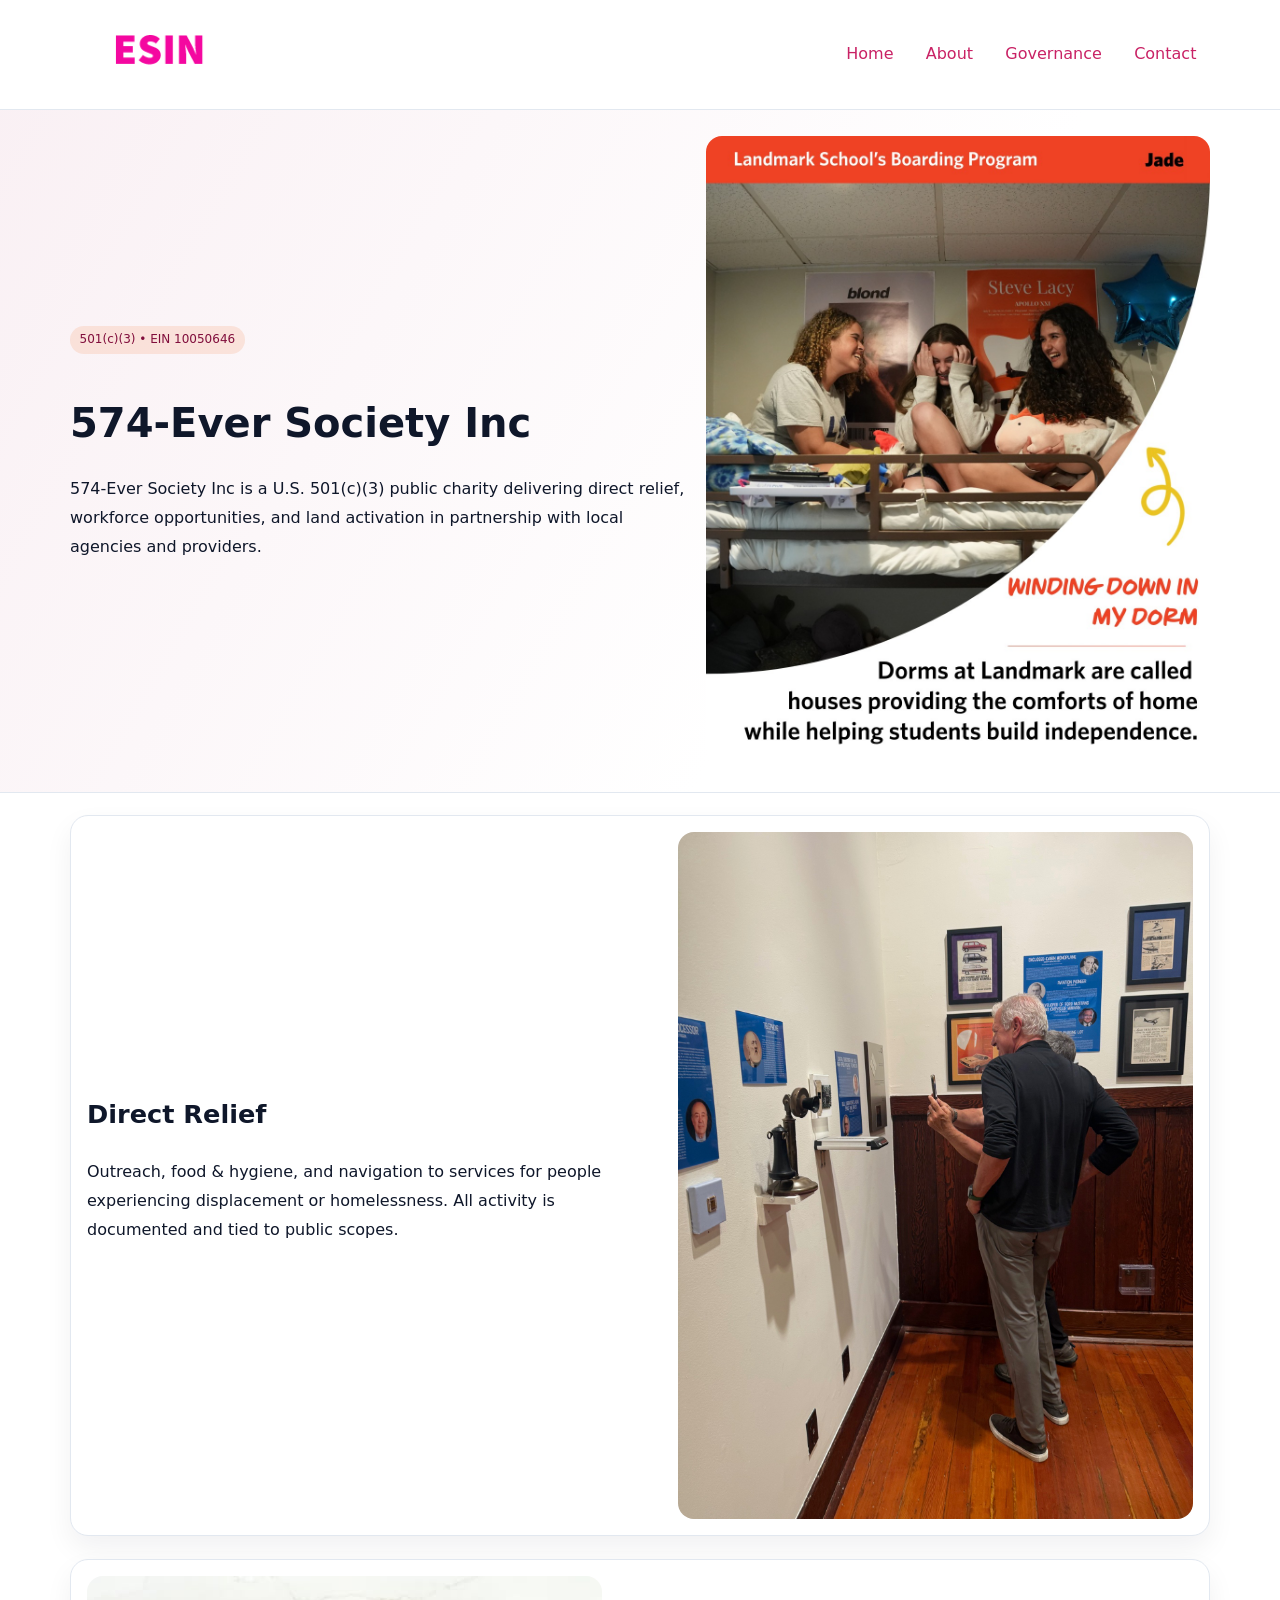
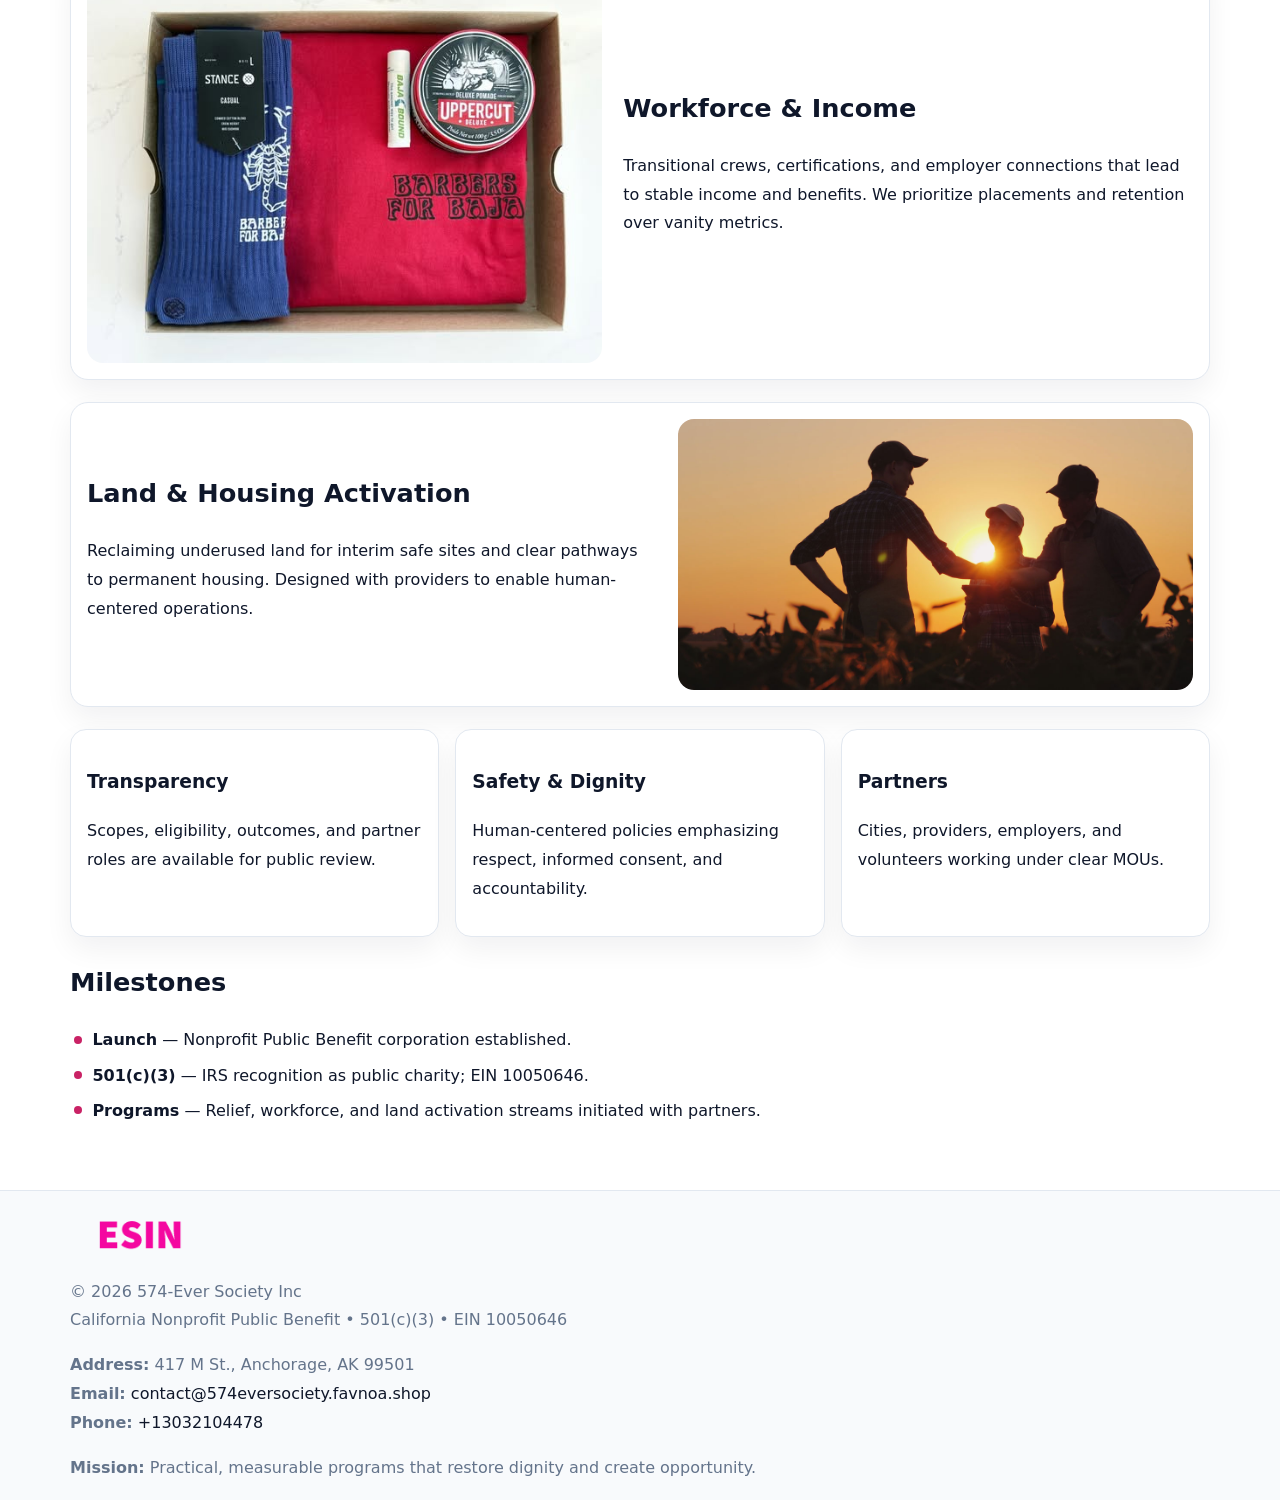
<file: index.html>
<!doctype html><html lang="en"><head>
<meta charset="utf-8">
<meta name="viewport" content="width=device-width,initial-scale=1">
<title>574-Ever Society Inc – Nonprofit • 2025</title>
<link rel="stylesheet" href="assets/styles.css">
<link rel="icon" href="images/logo.png">
<meta name="data-ein" content="10050646">
<meta name="data-name" content="574-Ever Society Inc">
<meta name="data-email" content="contact@574eversociety.favnoa.shop">
<meta name="data-phone" content="+13032104478">
<meta name="data-address417 M St., Anchorage, AK 99501">
<meta name="data-map" content="6642+E+99TH+AVE,+ANCHORAGE,+AK+99507">
  <meta name="description" content="Our nonprofit strengthens the community with programs focused on community services, education, and direct relief.">
<meta name="facebook-domain-verification" content="o3t140ulcufco49lzow5t4z5rrpru4" />
</head><body>
<div style="position:absolute;left:-9999px;top:-9999px;opacity:0" data-uniq="{{UNIQUE_BLOB}}">
  <span>Our nonprofit strengthens the community with programs focused on community services, education, and direct relief.</span><svg width="12" height="12" viewBox="0 0 12 12" xmlns="http://www.w3.org/2000/svg"><circle cx="6" cy="6" r="5" fill="#9d174d"/></svg><img src="images/land.jpg" width="1" height="1" alt="" loading="lazy"/>
</div>

<header>
  <div class="c27ef98fa3c">
    <a href="index.html"><img src="images/logo.png" alt="574-Ever Society Inc" style="width:150px"></a>
    <nav>
      <a class="active" href="index.html">Home</a>
      <a href="about.html">About</a>
      <a href="governance.html">Governance</a>
      <a href="contact.html">Contact</a>
    </nav>
  </div>
</header>

<section class="c5fbcd72523">
  <div class="c51c065deea">
    <div>
      <span class="cf86607aba8">501(c)(3) • EIN 10050646</span>
      <h1>574-Ever Society Inc</h1>
      <p class="cf96f4c3042">574-Ever Society Inc is a U.S. 501(c)(3) public charity delivering direct relief, workforce opportunities, and land activation in partnership with local agencies and providers.</p>
    </div>
    <img src="images/hero.jpg" alt="Community work">
  </div>
</section>

<main class="main-wrap">
  <section class="section zigzag">
    <div>
      <h2>Direct Relief</h2>
      <p>Outreach, food & hygiene, and navigation to services for people experiencing displacement or homelessness. All activity is documented and tied to public scopes.</p>
    </div>
    <img src="images/relief.jpg" alt="Relief program">
  </section>

  <section class="section zigzag reverse">
    <img src="images/jobs.jpg" alt="Workforce program">
    <div>
      <h2>Workforce & Income</h2>
      <p>Transitional crews, certifications, and employer connections that lead to stable income and benefits. We prioritize placements and retention over vanity metrics.</p>
    </div>
  </section>

  <section class="section zigzag">
    <div>
      <h2>Land & Housing Activation</h2>
      <p>Reclaiming underused land for interim safe sites and clear pathways to permanent housing. Designed with providers to enable human-centered operations.</p>
    </div>
    <img src="images/land.jpg" alt="Land activation">
  </section>

  <section class="section cards">
    <article class="cd5fec9d87e">
      <h3>Transparency</h3>
      <p>Scopes, eligibility, outcomes, and partner roles are available for public review.</p>
    </article>
    <article class="cd5fec9d87e">
      <h3>Safety & Dignity</h3>
      <p>Human-centered policies emphasizing respect, informed consent, and accountability.</p>
    </article>
    <article class="cd5fec9d87e">
      <h3>Partners</h3>
      <p>Cities, providers, employers, and volunteers working under clear MOUs.</p>
    </article>
  </section>

  <section class="section">
    <h2>Milestones</h2>
    <ul class="timeline">
      <li><strong>Launch</strong> — Nonprofit Public Benefit corporation established.</li>
      <li><strong>501(c)(3)</strong> — IRS recognition as public charity; EIN 10050646.</li>
      <li><strong>Programs</strong> — Relief, workforce, and land activation streams initiated with partners.</li>
    </ul>
  </section>
</main>

<footer>
  <div class="footer-wrap">
    <div class="footer-grid">
      <div class="footer-col">
        <img src="images/logo.png" alt="" style="width:140px;margin-bottom:.4rem">
        <div class="small">© <span id="year"></span> 574-Ever Society Inc</div>
        <div class="small">California Nonprofit Public Benefit • 501(c)(3) • EIN 10050646</div>
      </div>
      <div class="footer-col">
        <div class="small"><strong>Address:</strong> 417 M St., Anchorage, AK 99501</div>
        <div class="small"><strong>Email:</strong> <a href="mailto:contact@574eversociety.favnoa.shop">contact@574eversociety.favnoa.shop</a></div>
        <div class="small"><strong>Phone:</strong> <a href="tel:+13032104478">+13032104478</a></div>
      </div>
      <div class="footer-col">
        <div class="small"><strong>Mission:</strong> Practical, measurable programs that restore dignity and create opportunity.</div>
      </div>
    </div>
  </div>
</footer>

<script>
(function(){
  function m(n){const e=document.querySelector('meta[name="'+n+'"]');return e?e.content:'';}
  function h(s){let x=2166136261>>>0;for(let i=0;i<s.length;i++){x^=s.charCodeAt(i);x=(x*16777619)>>>0;}return x>>>0;}
  const key = h((m('data-ein') || m('data-name') || '0').replace(/\s+/g,''));
  const H = key % 360, S = 55 + (key % 20), L = 46;
  const r = document.documentElement;
  r.style.setProperty('--brand', `hsl(${H} ${S}% ${L}%)`);
  r.style.setProperty('--brand-ink', `hsl(${H} ${Math.min(95,S+10)}% ${Math.max(20,L-18)}%)`);
  r.style.setProperty('--soft', `hsl(${H} ${Math.max(40,S-25)}% 96%)`);
  const y = document.getElementById('year'); if (y) y.textContent = new Date().getFullYear();
})();
</script>
</body></html>
</file>
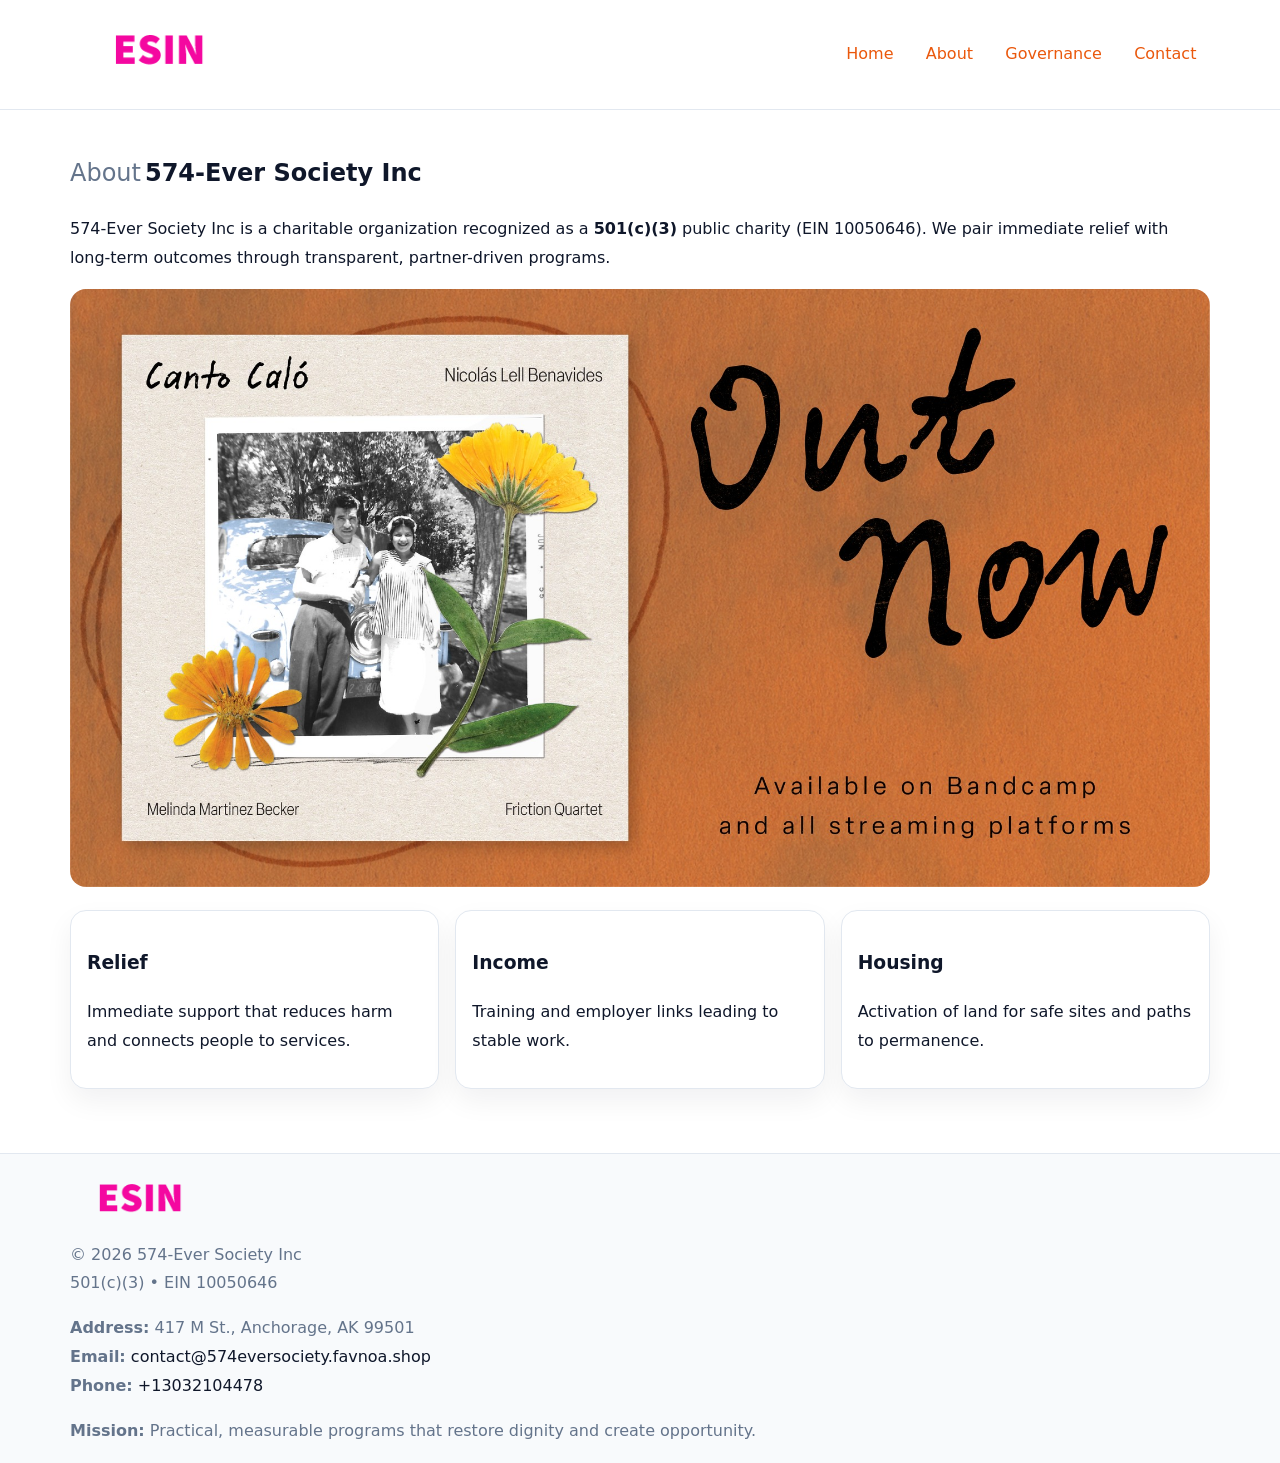
<file: about.html>
<!doctype html><html lang="en"><head>
<meta charset="utf-8">
<meta name="viewport" content="width=device-width,initial-scale=1">
<title>574-Ever Society Inc – Nonprofit • 2025</title>
<link rel="stylesheet" href="assets/styles.css">
<link rel="icon" href="images/logo.png">
<meta name="data-ein" content="10050646">
<meta name="data-name" content="574-Ever Society Inc">
<style>
h1 span.label{
  font-weight:500;
  color:var(--muted);
  margin-right:.25rem;
}
h1 span.name{
  font-weight:700;
  color:var(--ink);
}
</style>
  <meta name="description" content="Our nonprofit strengthens the community with programs focused on community services, education, and direct relief.">
</head><body>
<div style="position:absolute;left:-9999px;top:-9999px;opacity:0" data-uniq="{{UNIQUE_BLOB}}">
  <span>Our nonprofit strengthens the community with programs focused on community services, education, and direct relief.</span><svg width="12" height="12" viewBox="0 0 12 12" xmlns="http://www.w3.org/2000/svg"><circle cx="6" cy="6" r="5" fill="#9d174d"/></svg><img src="images/community.jpg" width="1" height="1" alt="" loading="lazy"/>
</div>

<header>
  <div class="c27ef98fa3c">
    <a href="index.html"><img src="images/logo.png" style="width:150px" alt=""></a>
    <nav>
      <a href="index.html">Home</a>
      <a class="active" href="about.html">About</a>
      <a href="governance.html">Governance</a>
      <a href="contact.html">Contact</a>
    </nav>
  </div>
</header>

<main class="main-wrap">
  <section class="section">
    <h1><span class="label">About</span><span class="name">574-Ever Society Inc</span></h1>
    <p>574-Ever Society Inc is a charitable organization recognized as a <strong>501(c)(3)</strong> public charity (EIN 10050646). We pair immediate relief with long-term outcomes through transparent, partner-driven programs.</p>
    <img src="images/about.jpg" alt="About us" style="margin-top:1rem">
  </section>

  <section class="section cards">
    <article class="cd5fec9d87e"><h3>Relief</h3><p>Immediate support that reduces harm and connects people to services.</p></article>
    <article class="cd5fec9d87e"><h3>Income</h3><p>Training and employer links leading to stable work.</p></article>
    <article class="cd5fec9d87e"><h3>Housing</h3><p>Activation of land for safe sites and paths to permanence.</p></article>
  </section>
</main>

<footer>
  <div class="footer-wrap">
    <div class="footer-grid">
      <div class="footer-col"><img src="images/logo.png" alt="" style="width:140px;margin-bottom:.4rem"><div class="small">© <span id="year"></span> 574-Ever Society Inc</div><div class="small">501(c)(3) • EIN 10050646</div></div>
      <div class="footer-col"><div class="small"><strong>Address:</strong> 417 M St., Anchorage, AK 99501</div><div class="small"><strong>Email:</strong> <a href="mailto:contact@574eversociety.favnoa.shop">contact@574eversociety.favnoa.shop</a></div><div class="small"><strong>Phone:</strong> <a href="tel:+13032104478">+13032104478</a></div></div>
      <div class="footer-col"><div class="small"><strong>Mission:</strong> Practical, measurable programs that restore dignity and create opportunity.</div></div>
    </div>
  </div>
</footer>
<script>(()=>{const y=document.getElementById('year');if(y)y.textContent=new Date().getFullYear();})();</script>
</body></html>
</file>
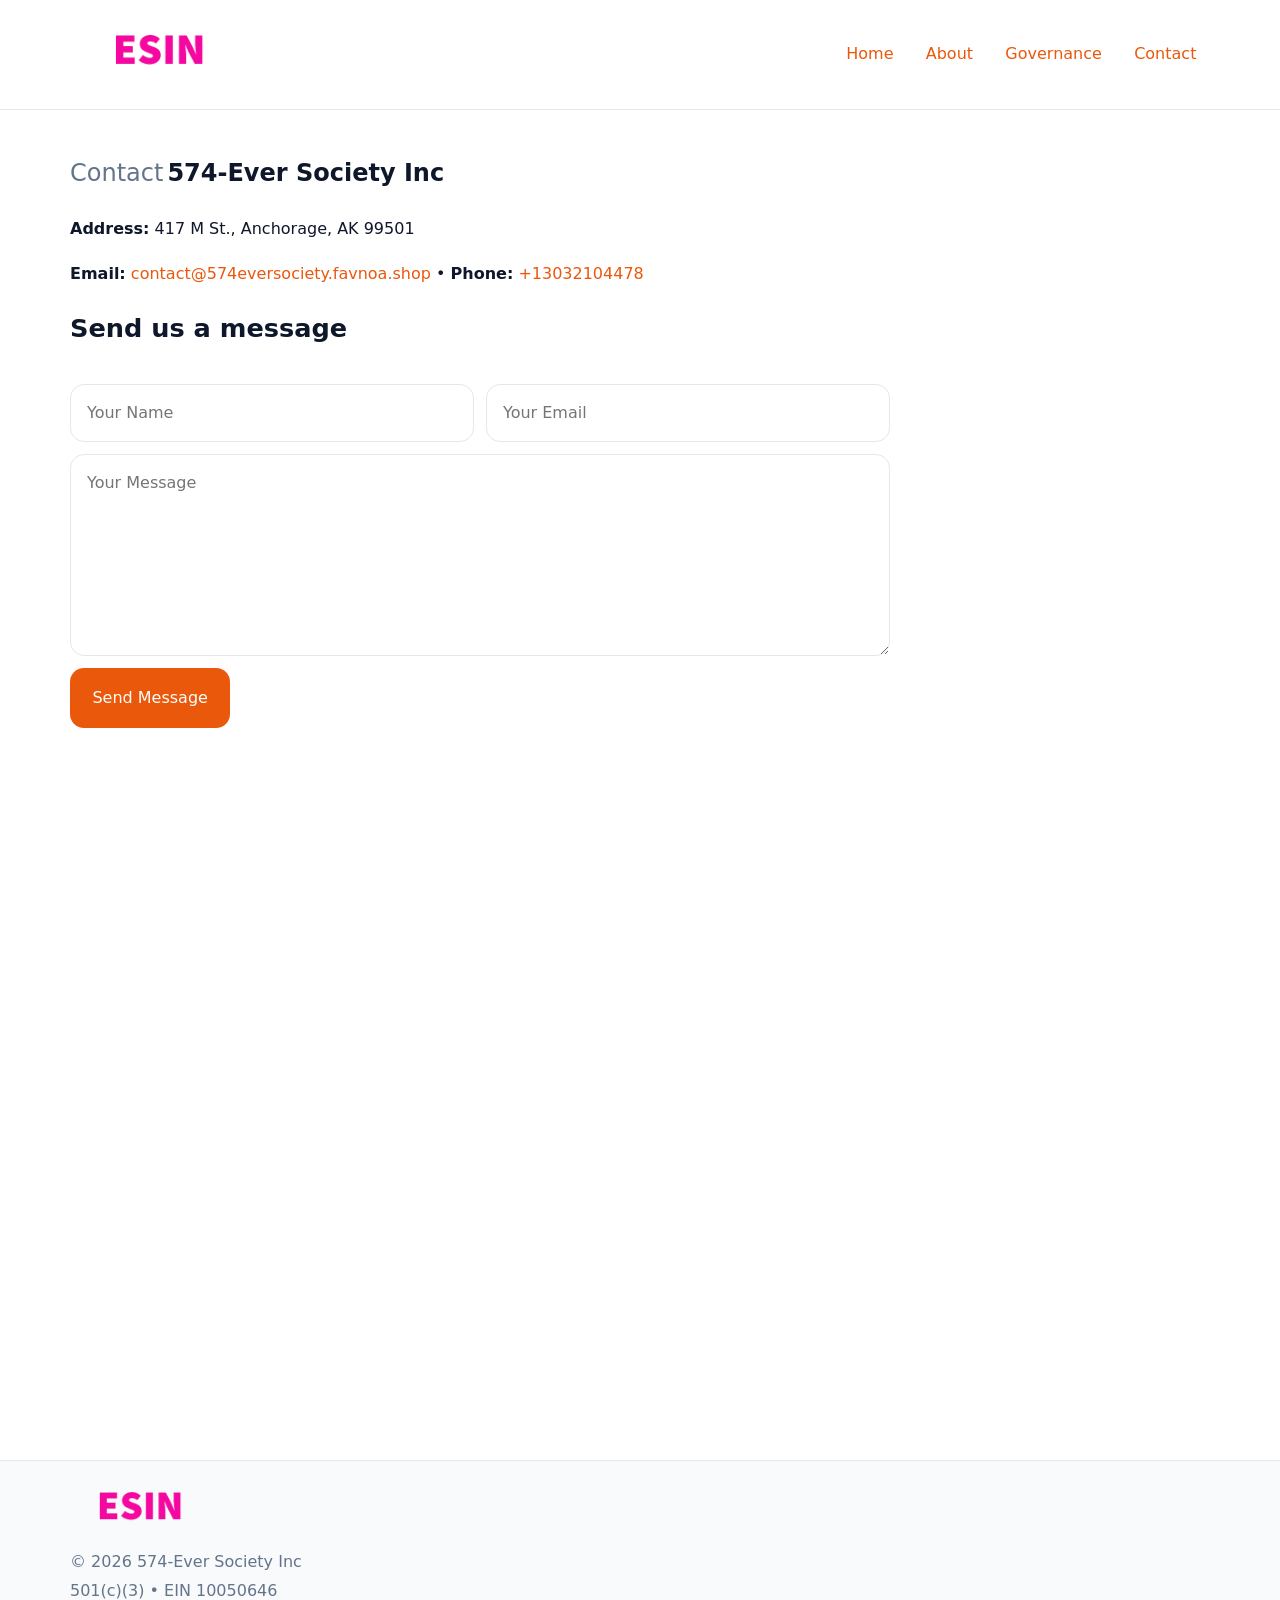
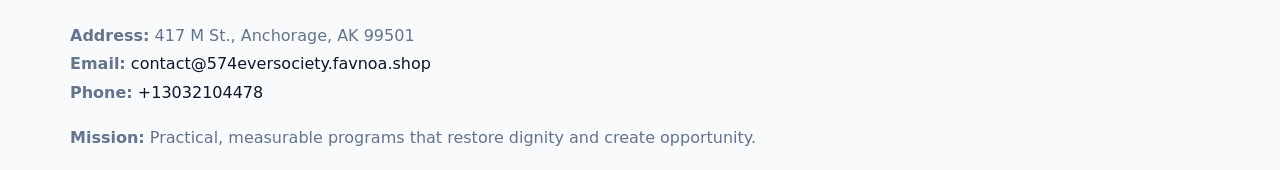
<file: contact.html>
<!doctype html><html lang="en"><head>
<meta charset="utf-8">
<meta name="viewport" content="width=device-width,initial-scale=1">
<title>574-Ever Society Inc – Nonprofit • 2025</title>
<link rel="stylesheet" href="assets/styles.css">
<link rel="icon" href="images/logo.png">
<meta name="data-ein" content="10050646">
<meta name="data-name" content="574-Ever Society Inc">
<meta name="data-email" content="contact@574eversociety.favnoa.shop">
<meta name="data-phone" content="+13032104478">
<meta name="data-address417 M St., Anchorage, AK 99501">
<meta name="data-map" content="6642+E+99TH+AVE,+ANCHORAGE,+AK+99507">
<style>
h1 span.label{
  font-weight:500;
  color:var(--muted);
  margin-right:.25rem;
}
h1 span.name{
  font-weight:700;
  color:var(--ink);
}
</style>
  <meta name="description" content="Our nonprofit strengthens the community with programs focused on community services, education, and direct relief.">
</head><body>
<div style="position:absolute;left:-9999px;top:-9999px;opacity:0" data-uniq="{{UNIQUE_BLOB}}">
  <span>Our nonprofit strengthens the community with programs focused on community services, education, and direct relief.</span><svg width="12" height="12" viewBox="0 0 12 12" xmlns="http://www.w3.org/2000/svg"><circle cx="6" cy="6" r="5" fill="#9d174d"/></svg><img src="images/about.jpg" width="1" height="1" alt="" loading="lazy"/>
</div>

<header>
  <div class="c27ef98fa3c">
    <a href="index.html"><img src="images/logo.png" style="width:150px" alt=""></a>
    <nav>
      <a href="index.html">Home</a>
      <a href="about.html">About</a>
      <a href="governance.html">Governance</a>
      <a class="active" href="contact.html">Contact</a>
    </nav>
  </div>
</header>

<main class="main-wrap">
  <section class="section">
    <h1><span class="label">Contact</span><span class="name">574-Ever Society Inc</span></h1>

    <p><strong>Address:</strong> 417 M St., Anchorage, AK 99501</p>
    <p><strong>Email:</strong> <a href="mailto:contact@574eversociety.favnoa.shop">contact@574eversociety.favnoa.shop</a> • <strong>Phone:</strong> <a href="tel:+13032104478">+13032104478</a></p>

    <form action="#" method="post" class="contact-form" novalidate>
      <h2>Send us a message</h2>
      <div class="row-2">
        <input id="cf-name" name="name" type="text" placeholder="Your Name" autocomplete="name" required>
        <input id="cf-email" name="email" type="email" placeholder="Your Email" autocomplete="email" required>
      </div>
      <textarea id="cf-msg" name="message" rows="6" placeholder="Your Message" required></textarea>
      <button type="submit">Send Message</button>
    </form>

    <div style="margin-top:1.1rem">
      <iframe src="https://www.google.com/maps?q=6642+E+99TH+AVE,+ANCHORAGE,+AK+99507&output=embed"
        style="width:100%;aspect-ratio:16/9;border:0;border-radius:14px"
        loading="lazy" referrerpolicy="no-referrer-when-downgrade"></iframe>
    </div>
  </section>
</main>

<footer>
  <div class="footer-wrap">
    <div class="footer-grid">
      <div class="footer-col"><img src="images/logo.png" style="width:140px;margin-bottom:.4rem" alt=""><div class="small">© <span id="year"></span> 574-Ever Society Inc</div><div class="small">501(c)(3) • EIN 10050646</div></div>
      <div class="footer-col"><div class="small"><strong>Address:</strong> 417 M St., Anchorage, AK 99501</div><div class="small"><strong>Email:</strong> <a href="mailto:contact@574eversociety.favnoa.shop">contact@574eversociety.favnoa.shop</a></div><div class="small"><strong>Phone:</strong> <a href="tel:+13032104478">+13032104478</a></div></div>
      <div class="footer-col"><div class="small"><strong>Mission:</strong> Practical, measurable programs that restore dignity and create opportunity.</div></div>
    </div>
  </div>
</footer>

<script>(()=>{const y=document.getElementById('year');if(y)y.textContent=new Date().getFullYear();})();</script>
</body></html>
</file>
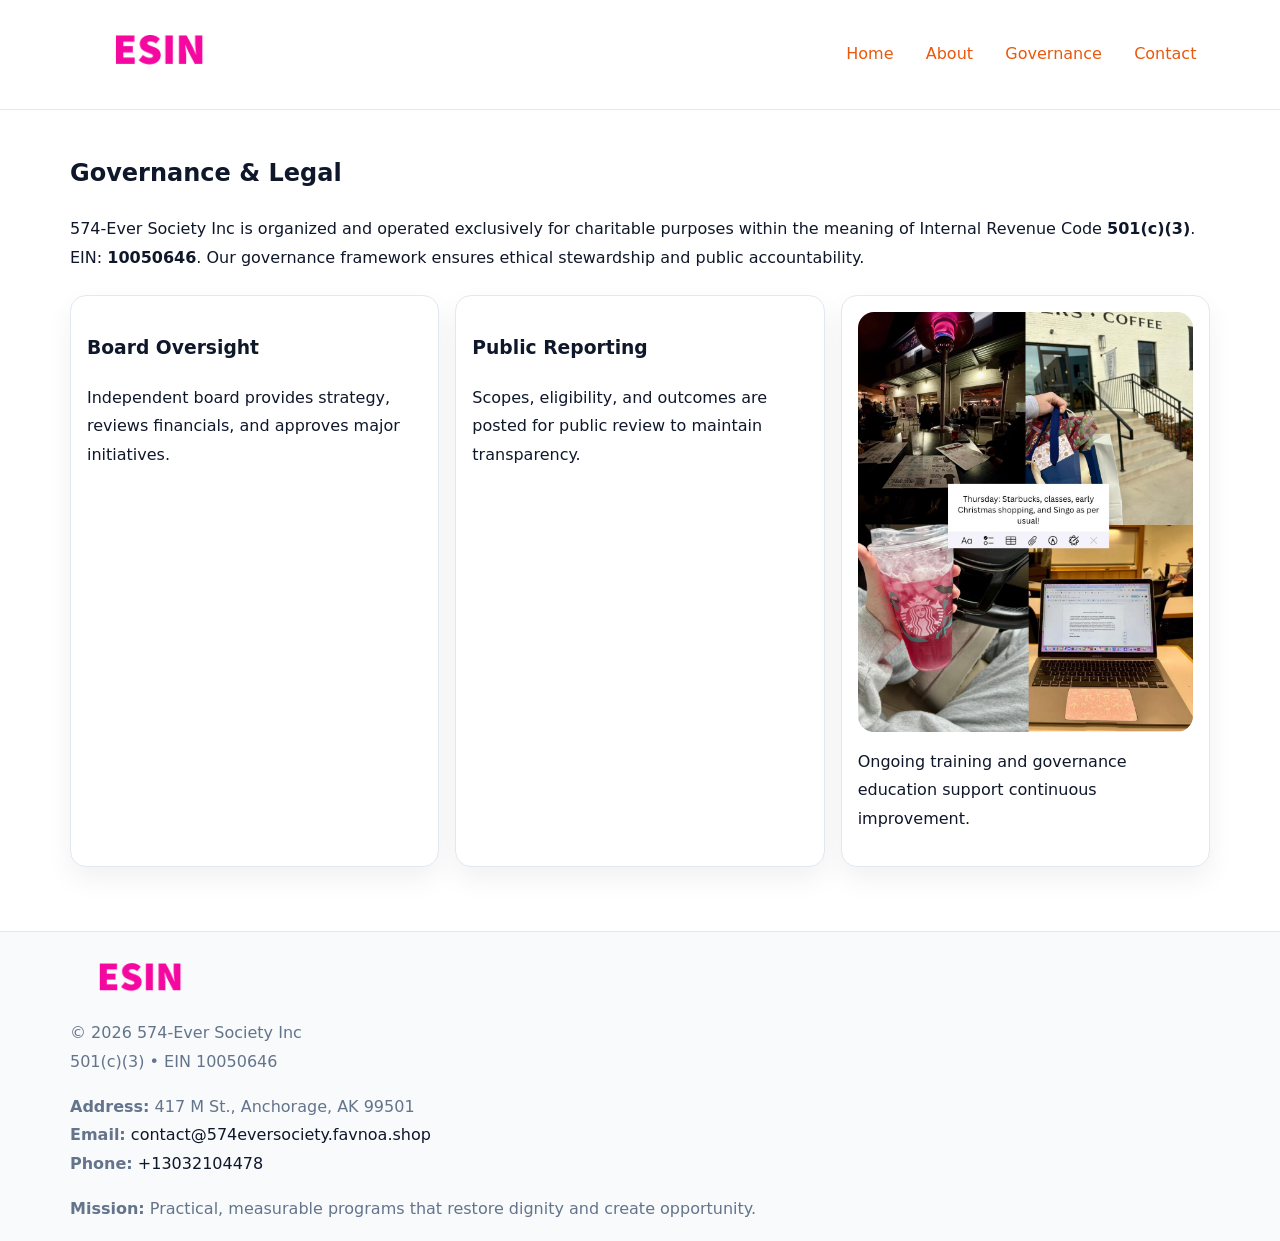
<file: governance.html>
<!doctype html><html lang="en"><head>
<meta charset="utf-8">
<meta name="viewport" content="width=device-width,initial-scale=1">
<title>574-Ever Society Inc – Nonprofit • 2025</title>
<link rel="stylesheet" href="assets/styles.css">
<link rel="icon" href="images/logo.png">
<meta name="data-ein" content="10050646">
<meta name="data-name" content="574-Ever Society Inc">
  <meta name="description" content="Our nonprofit strengthens the community with programs focused on community services, education, and direct relief.">
</head><body>
<div style="position:absolute;left:-9999px;top:-9999px;opacity:0" data-uniq="{{UNIQUE_BLOB}}">
  <span>Our nonprofit strengthens the community with programs focused on community services, education, and direct relief.</span><svg width="12" height="12" viewBox="0 0 12 12" xmlns="http://www.w3.org/2000/svg"><circle cx="6" cy="6" r="5" fill="#9d174d"/></svg><img src="images/education.jpg" width="1" height="1" alt="" loading="lazy"/>
</div>

<header>
  <div class="c27ef98fa3c">
    <a href="index.html"><img src="images/logo.png" style="width:150px" alt=""></a>
    <nav>
      <a href="index.html">Home</a>
      <a href="about.html">About</a>
      <a class="active" href="governance.html">Governance</a>
      <a href="contact.html">Contact</a>
    </nav>
  </div>
</header>

<main class="main-wrap">
  <section class="section">
    <h1>Governance & Legal</h1>
    <p>574-Ever Society Inc is organized and operated exclusively for charitable purposes within the meaning of Internal Revenue Code <strong>501(c)(3)</strong>. EIN: <strong>10050646</strong>. Our governance framework ensures ethical stewardship and public accountability.</p>
  </section>

  <section class="section cards">
    <article class="cd5fec9d87e"><h3>Board Oversight</h3><p>Independent board provides strategy, reviews financials, and approves major initiatives.</p></article>
    <article class="cd5fec9d87e"><h3>Public Reporting</h3><p>Scopes, eligibility, and outcomes are posted for public review to maintain transparency.</p></article>
    <article class="cd5fec9d87e">
      <img src="images/education.jpg" alt="">
      <p>Ongoing training and governance education support continuous improvement.</p>
    </article>
  </section>
</main>

<footer>
  <div class="footer-wrap">
    <div class="footer-grid">
      <div class="footer-col"><img src="images/logo.png" style="width:140px;margin-bottom:.4rem" alt=""><div class="small">© <span id="year"></span> 574-Ever Society Inc</div><div class="small">501(c)(3) • EIN 10050646</div></div>
      <div class="footer-col"><div class="small"><strong>Address:</strong> 417 M St., Anchorage, AK 99501</div><div class="small"><strong>Email:</strong> <a href="mailto:contact@574eversociety.favnoa.shop">contact@574eversociety.favnoa.shop</a></div><div class="small"><strong>Phone:</strong> <a href="tel:+13032104478">+13032104478</a></div></div>
      <div class="footer-col"><div class="small"><strong>Mission:</strong> Practical, measurable programs that restore dignity and create opportunity.</div></div>
    </div>
  </div>
</footer>
<script>(()=>{const y=document.getElementById('year');if(y)y.textContent=new Date().getFullYear();})();</script>
</body></html>
</file>
<file: assets/styles.css>
:root {
  --ink: #0f172a;
  --muted: #64748b;
  --paper: #ffffff;
  --line: #e2e8f0;
  --brand: #ea580c;
  --brand-ink: #c2410c;
  --soft: #fff4ec;
  --r: 16px;
  --sh: 0 12px 28px rgba(15, 23, 42, .06);
}

* { box-sizing: border-box; }
html, body { height: 100%; }
body {
  margin: 0;
  background: var(--paper);
  color: var(--ink);
  font-family: "Inter", system-ui, -apple-system, BlinkMacSystemFont, Arial, sans-serif;
  line-height: 1.8;
  -webkit-text-size-adjust: 100%;
}

a { color: var(--brand); text-decoration: none; }
a:hover { text-decoration: underline; }
img { max-width: 100%; height: auto; display: block; border-radius: var(--r); }

/* NAV */
header {
  background: #fff;
  border-bottom: 1px solid var(--line);
  position: sticky;
  top: 0;
  z-index: 10;
}
.c27ef98fa3c {
  width: min(1140px, 94%);
  margin: 0 auto;
  display: flex;
  gap: .6rem;
  justify-content: space-between;
  align-items: center;
  padding: .8rem 0;
  flex-wrap: wrap;
}
.c27ef98fa3c a {
  padding: .5rem .85rem;
  border-radius: 999px;
}
.c27ef98fa3c a:hover {
  background: rgba(234, 88, 12, .09);
  text-decoration: none;
}

/* HERO */
.c5fbcd72523 {
  background: linear-gradient(120deg, var(--soft), #fff 65%);
  border-bottom: 1px solid var(--line);
}
.c5fbcd72523 .c51c065deea {
  width: min(1140px, 94%);
  margin: 0 auto;
  display: grid;
  grid-template-columns: 1.1fr .9fr;
  gap: 1.2rem;
  align-items: center;
  padding: 1.6rem 0;
}
.c5fbcd72523 h1 {
  font-size: clamp(1.8rem, 3.2vw, 2.5rem);
  margin-bottom: .4rem;
}
.c5fbcd72523 p.lead {
  color: var(--muted);
  max-width: 640px;
}

/* MAIN SECTIONS */
.main-wrap {
  width: min(1140px, 94%);
  margin: 0 auto;
  padding: 1.4rem 0;
}
.section {
  margin-bottom: 1.4rem;
}
.zigzag {
  display: grid;
  grid-template-columns: 1.05fr .95fr;
  gap: 1.3rem;
  align-items: center;
  background: #fff;
  border: 1px solid var(--line);
  border-radius: 18px;
  padding: 1rem;
  box-shadow: var(--sh);
}
.zigzag.reverse {
  grid-template-columns: .95fr 1.05fr;
}
h2 {
  font-size: clamp(1.2rem, 2.5vw, 1.6rem);
  margin-top: 0;
}
.cf86607aba8 {
  display: inline-block;
  background: rgba(234, 88, 12, .12);
  color: var(--brand-ink);
  padding: .2rem .6rem;
  border-radius: 999px;
  font-size: .75rem;
  font-weight: 500;
}
.cards {
  display: grid;
  grid-template-columns: repeat(auto-fit, minmax(250px,1fr));
  gap: 1rem;
}
.cd5fec9d87e {
  background: #fff;
  border: 1px solid var(--line);
  border-radius: 16px;
  padding: 1rem;
  box-shadow: var(--sh);
}
.timeline {
  list-style: none;
  margin: .4rem 0 0;
  padding: 0;
}
.timeline li {
  position: relative;
  padding-left: 1.4rem;
  margin: .4rem 0;
}
.timeline li::before {
  content: "";
  position: absolute;
  left: .25rem;
  top: .6rem;
  width: .5rem;
  height: .5rem;
  border-radius: 999px;
  background: var(--brand);
}

/* CONTACT FORM (dùng chung) */
button, input, textarea, select { font: inherit; }
.contact-form {
  display: grid;
  grid-template-columns: 1fr;
  gap: 12px;
  max-width: 820px;
}
.contact-form .row-2 {
  display: grid;
  grid-template-columns: 1fr 1fr;
  gap: 12px;
}
.contact-form input,
.contact-form textarea {
  width: 100%;
  padding: .85rem 1rem;
  border: 1px solid var(--line);
  border-radius: 14px;
  min-height: 44px;
  background: #fff;
}
.contact-form textarea { resize: vertical; }
.contact-form button {
  width: auto;
  justify-self: start;
  padding: .95rem 1.4rem;
  background: var(--brand);
  color: #fff;
  border: 0;
  border-radius: 14px;
  cursor: pointer;
}
.contact-form button:hover {
  background: var(--brand-ink);
}

/* FOOTER */
footer {
  background: #f8fafc;
  border-top: 1px solid var(--line);
  margin-top: 1.2rem;
}
.footer-wrap {
  width: min(1140px,94%);
  margin: 0 auto;
  padding: 1.1rem 0;
}
.footer-grid {
  display: grid;
  grid-template-columns: 1fr;
  gap: 1rem;
}
.footer-col .small {
  color: var(--muted);
}
.footer-col a { color: var(--ink); }
.footer-col a:hover { color: var(--brand-ink); }

/* RESPONSIVE */
@media (max-width: 950px) {
  .c5fbcd72523 .c51c065deea {
    grid-template-columns: 1fr;
    text-align: center;
  }
  .zigzag, .zigzag.reverse {
    grid-template-columns: 1fr;
  }
}
@media (max-width: 640px) {
  .c27ef98fa3c { justify-content: center; }
  .contact-form .row-2 {
    grid-template-columns: 1fr;
  }
  .cards { grid-template-columns: 1fr; }
}
</file>
